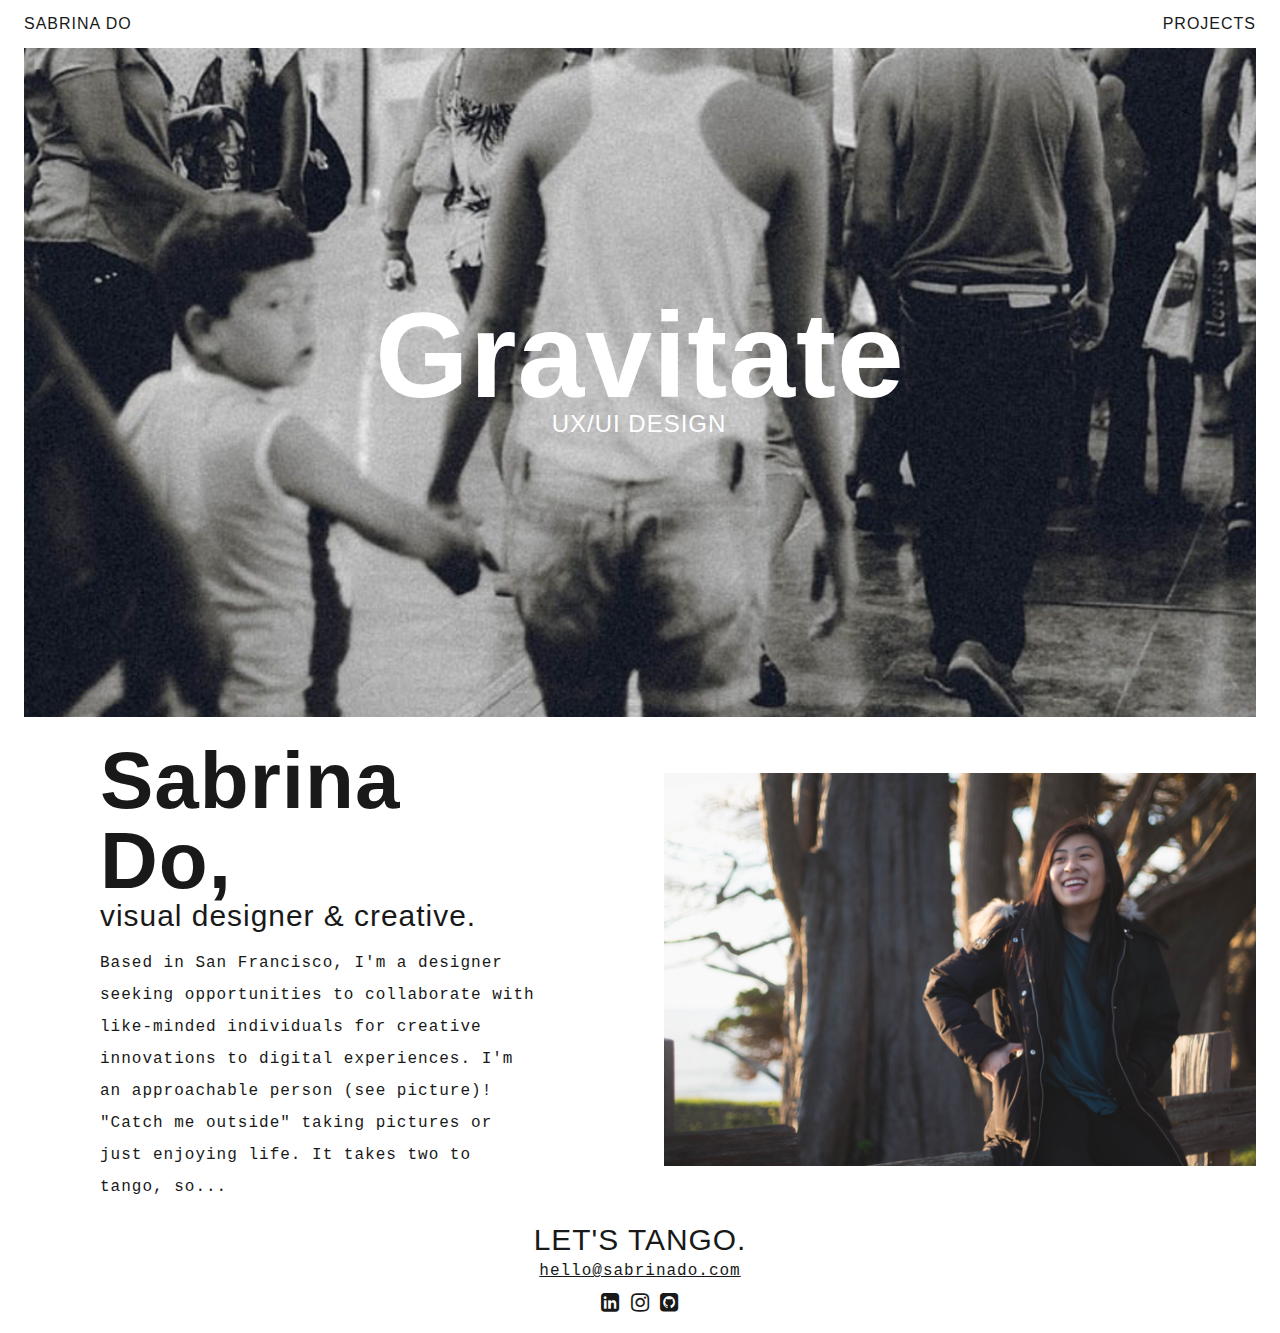
<file: img/work/Sabrina Do _ San Francisco, CA.html>
<!DOCTYPE html>
<!-- saved from url=(0065)file:///Users/sonnydo/Desktop/Portfolio/portfolio/dist/index.html -->
<html><head><meta http-equiv="Content-Type" content="text/html; charset=UTF-8">
	
	<meta name="viewport" content="width=device-width, initial-scale=1, maximum-scale=1, user-scalable=0">
	<title>Sabrina Do | San Francisco, CA</title>
<!--STYLES-->
	<link rel="stylesheet" href="./Sabrina Do _ San Francisco, CA_files/style.css">
<!--FONTS-->
	<link href="./Sabrina Do _ San Francisco, CA_files/css" rel="stylesheet">
</head>
<body>
<!--NAV [START]-->
	<nav>
		<div id="logo"><li><a href="file:///Users/sonnydo/Desktop/Portfolio/portfolio/dist/index.html" class="link">SABRINA DO</a></li></div>
		<div class="nav">
			<li><a href="file:///Users/sonnydo/Desktop/Portfolio/portfolio/dist/index.html#portfolio" class="link">PROJECTS</a></li>
			<div id="drop-outer">	
				<div class="drop-down">
					<a href="file:///Users/sonnydo/Desktop/Portfolio/portfolio/dist/gravitate.html">GRAVITATE</a>
					<a href="file:///Users/sonnydo/Desktop/Portfolio/portfolio/dist/chrisport.html">CHRIS MACIAS</a>
					<a href="file:///Users/sonnydo/Desktop/Portfolio/portfolio/dist/gather.html">GATHER</a>
					<a href="file:///Users/sonnydo/Desktop/Portfolio/portfolio/dist/illiminate.html">ILLIMINATE</a>
					<a href="file:///Users/sonnydo/Desktop/Portfolio/portfolio/dist/meander.html">MEANDER</a>
					<a href="file:///Users/sonnydo/Desktop/Portfolio/portfolio/dist/groove.html">GROOVE</a>
					<a href="file:///Users/sonnydo/Desktop/Portfolio/portfolio/dist/hotdogs.html">HOT DOGS</a>
					<a href="file:///Users/sonnydo/Desktop/Portfolio/portfolio/dist/armin.html">ARMIN</a>
				</div>	
			</div>
		</div>
	</nav>
<!--NAV [END]-->
	<section id="portfolio" class="column-12">
	<div class="container">
	    <div id="purple" class="child-element child1">
	    		<a href="file:///Users/sonnydo/Desktop/Portfolio/portfolio/dist/gravitate.html">
	    			<div class="title">	
	    				<h1>Gravitate</h1>
	    				<h3>UX/UI DESIGN</h3>
<!-- 	    				<img src="../assets/img/gravitate/iphone1.png"> -->
	    			</div>
		        	<img src="./Sabrina Do _ San Francisco, CA_files/gravitate.png" id="hover">
				</a>
			</div>
	    <div id="orange" class="child-element child2">
	    	<a href="file:///Users/sonnydo/Desktop/Portfolio/portfolio/dist/chrisport.html">
	    			<div class="title">	
	    				<h1>Chris Macias</h1>
	    				<h3>DESIGN &amp; DEVELOP</h3>
	    			</div>	    	
		        <img src="./Sabrina Do _ San Francisco, CA_files/chris.png" id="hover">
			</a>
	    </div>
	    <div id="black" class="child-element child3">
	    	<a href="file:///Users/sonnydo/Desktop/Portfolio/portfolio/dist/gather.html">
	    			<div class="title">	
	    				<h1>Gather</h1>
	    				<h3>UX/UI DESIGN</h3>
	    			</div>		   		
		   		<img src="./Sabrina Do _ San Francisco, CA_files/gather.png" id="hover">
			</a>	
	    </div>
	    <div id="green" class="child-element child4">
	    	<a href="file:///Users/sonnydo/Desktop/Portfolio/portfolio/dist/illiminate.html">
	    			<div class="title">	
	    				<h1>Illiminate</h1>
	    				<h3>DESIGN &amp; DEVELOP</h3>
	    			</div>		       
		        <img src="./Sabrina Do _ San Francisco, CA_files/illiminate.png" id="hover">
			</a>
	    </div>
	    <div id="blue" class="child-element child5">
	    	<a href="file:///Users/sonnydo/Desktop/Portfolio/portfolio/dist/meander.html">
	    			<div class="title">	
	    				<h1>Meander</h1>
	    				<h3>LAYOUT DESIGN</h3>
	    			</div>		   
		        <img src="./Sabrina Do _ San Francisco, CA_files/meander.png" id="hover">
			</a>	
	    </div>
	    <div id="red" class="child-element child6">
	    	<a href="file:///Users/sonnydo/Desktop/Portfolio/portfolio/dist/groove.html">
	    			<div class="title">	
	    				<h1>Groove</h1>
	    				<h3>Marketing</h3>
	    			</div>		   
		        <img src="./Sabrina Do _ San Francisco, CA_files/groove.png" id="hover">
			</a>
	    </div>
	    <div id="red" class="child-element child8">
	    	<a href="file:///Users/sonnydo/Desktop/Portfolio/portfolio/dist/hotdogs.html">
	    			<div class="title">	
	    				<h1>Hot Dogs</h1>
	    				<h3>MOTION GRAPHIC</h3>
	    			</div>		   
		        <img src="./Sabrina Do _ San Francisco, CA_files/hotdogs.png" id="hover">
			</a>
	    </div>	    
	    <div id="red" class="child-element child7">
	    	<a href="file:///Users/sonnydo/Desktop/Portfolio/portfolio/dist/armin.html">
	    			<div class="title">	
	    				<h1>Armin<br>Hoffmann</h1>
	    				<h3>GRAPHIC DESIGN</h3>
	    			</div>		   
		        <img src="./Sabrina Do _ San Francisco, CA_files/armin.png" id="hover">
			</a>
	    </div>
	</div>
	</section>
<!--PORTFOLIO [END]-->
<!--ABOUT [START]-->
	<section id="about">
		<div id="text" class="column-6">
			<h1>Sabrina Do,</h1>
			<h2>visual designer &amp; creative.</h2>
			<p>Based in San Francisco, I'm a designer seeking opportunities to collaborate with like-minded individuals for creative innovations to digital experiences. I'm an approachable person (see picture)! "Catch me outside" taking pictures or just enjoying life. It takes two to tango, so...</p>
		</div>
		<div id="box2" class="column-6">
			<img src="./Sabrina Do _ San Francisco, CA_files/me.jpg">
		</div>
	</section>
<!--ABOUT [END]-->

	<footer>
		<div id="footer" class="column-12">
			<h2>LET'S TANGO.</h2>
			<a href="mailto:hello@sabrinado.com" target="_top">hello@sabrinado.com</a>
<!--START SOCIAL MEDIA ICONS-->
			<div class="footer-social-icons">
			    <ul class="social-icons">
			    	<li><a target="_blank" href="https://www.linkedin.com/in/sabrinado" class="social-icon"><i class="fa fa-linkedin-square fa-lg" aria-hidden="true"></i></a></li>
			        <li><a target="_blank" href="https://www.instagram.com/doughs" class="social-icon"> <i class="fa fa-instagram fa-lg"></i></a></li>
			        <li><a target="_blank" href="https://www.github.com/doughs" class="social-icon"><i class="fa fa-github-square fa-lg" aria-hidden="true"></i></a></li>			  
			    </ul>
			</div>
<!--END SOCIAL MEDIA ICONS-->
		</div>
	</footer>
<!--JQUERY/JS-->
	<script async="" src="./Sabrina Do _ San Francisco, CA_files/analytics.js"></script><script src="./Sabrina Do _ San Francisco, CA_files/jquery.min.js"></script>
    <script type="text/javascript" src="./Sabrina Do _ San Francisco, CA_files/scroll.js"></script>
	<script type="text/javascript" src="./Sabrina Do _ San Francisco, CA_files/hScroll.js"></script>
<!--GOOGLE ANALYTICS-->
	<script type="text/javascript" src="./Sabrina Do _ San Francisco, CA_files/google.js"></script>

</body></html>
</file>
<file: img/work/Sabrina Do _ San Francisco, CA_files/style.css>
@import url(https://cdnjs.cloudflare.com/ajax/libs/font-awesome/4.6.3/css/font-awesome.css);@import url(https://cdnjs.cloudflare.com/ajax/libs/font-awesome/4.6.3/css/font-awesome.css);html,body,div,span,applet,object,iframe,h1,h2,h3,h4,h5,h6,p,blockquote,pre,a,abbr,acronym,address,big,cite,code,del,dfn,em,img,ins,kbd,q,s,samp,small,strike,strong,sub,sup,tt,var,b,u,i,center,dl,dt,dd,ol,ul,li,fieldset,form,label,legend,table,caption,tbody,tfoot,thead,tr,th,td,article,aside,canvas,details,embed,figure,figcaption,footer,header,hgroup,menu,nav,output,ruby,section,summary,time,mark,audio,video{margin:0;padding:0;border:0;font:inherit;font-size:100%;vertical-align:baseline}html{line-height:1}ol,ul{list-style:none}table{border-collapse:collapse;border-spacing:0}caption,th,td{text-align:left;font-weight:normal;vertical-align:middle}q,blockquote{quotes:none}q:before,q:after,blockquote:before,blockquote:after{content:"";content:none}a img{border:none}article,aside,details,figcaption,figure,footer,header,hgroup,main,menu,nav,section,summary{display:block}html{background-color:#fff;max-height:100%}body{position:relative;height:100%;margin:0 100px 40px 100px}p{text-align:left;line-height:2}p a{text-decoration:none}a:visited{color:#181918}img{width:100%;max-width:100%;height:auto !important}video{width:100%}#portfolio{height:100%;text-align:center;position:relative;margin:0}.container{white-space:nowrap;overflow-x:scroll;width:100%}.child-element{min-width:100%;height:100%;display:inline-block}.child1,.child2,.child3,.child4,.child5,.child6,.child7,.child8{width:100%;position:relative;overflow:hidden}.child1 .title,.child2 .title,.child3 .title,.child4 .title,.child5 .title,.child6 .title,.child7 .title,.child8 .title{text-align:left;position:absolute;margin:0;top:50%;left:50%;transform:translateY(-50%) translateX(-50%);display:block;font-size:1.5em;color:#fff}.child1 h3,.child2 h3,.child3 h3,.child4 h3,.child5 h3,.child6 h3,.child7 h3,.child8 h3{padding:12px 2px 0 0;text-align:center}.child-element:hover h1{transition:.5s;color:#f7901d}#about{width:100%;height:auto;margin:40px 0 0 0;position:relative;overflow:auto}#about #text{padding:0 100px 0 100px;margin:0;position:absolute;top:50%;transform:translateY(-50%)}#about #text h1,#about #text h2{line-height:1}#about #text p{padding-top:1em}#about #box2{height:100%;float:right;z-index:-1}footer{width:100%;height:20%;bottom:0;text-align:center}footer #footer{margin:0 0 1em 0}footer #footer li{display:inline}footer .footer-social-icons{padding-top:1em}body{font-family:"Inconsolata",monospace,serif;color:#181918;font-size:16px;letter-spacing:1px}nav{font-family:"Karla",sans-serif}h1{font-family:"Karla",sans-serif;font-weight:bold;font-size:5em;line-height:.75}h2{font-family:"Karla",sans-serif;font-size:1.87em;line-height:1.5}h3{font-family:"Karla",sans-serif;font-size:1em;font-decoration:none;line-height:1}footer h1{font-size:1em}footer a{color:#181918}*,*:after,*:before{margin:0;padding:0;-webkit-box-sizing:border-box;-moz-box-sizing:border-box;box-sizing:border-box}.grid{width:100%;margin:0 auto}.grid:after,.row:after{content:"";display:table;clear:both}[class*='column-']{float:left;padding:1.5em;width:100%;min-height:1px}@media only screen and (min-width: 1224px){.wrapper{width:95%;max-width:65em}.column-1{width:8.33333%}.column-2{width:16.66667%}.column-3{width:25%}.column-4{width:33.33333%}.column-5{width:41.66667%}.column-6{width:50%}.column-7{width:58.33333%}.column-8{width:66.66667%}.column-9{width:75%}.column-10{width:83.33333%}.column-11{width:91.66667%}.column-12{width:100%}}html{background-color:#fff;max-height:100%}body{position:relative;height:100%;margin:0}p{text-align:left;line-height:2}p a{text-decoration:none}a:visited{color:#181918}img{width:100%;max-width:100%;height:auto !important}video{width:100%;margin:0}#project_header{width:100%;position:relative;overflow:hidden}#project_header #p_box{position:absolute;margin:0;top:50%;left:50%;transform:translateY(-50%) translateX(-50%);display:block;font-size:1.5em;color:#f7901d}#abstract{width:100%;height:100vh;position:relative;background-color:#f2f1e0}#abstract .intro{width:auto;padding:0 100px 0 100px;margin:0;top:50%;transform:translateY(-50%);position:absolute}#abstract .intro h1{text-align:left;line-height:1.2;color:#fff;transition-timing-function:ease-out;transition:1s}span{color:#f7901d}#abstract:hover h1{transition-timing-function:ease-in;transition:1s;color:#181918}.work{margin:0 0 0 0;max-width:100%;position:relative}.work h2{text-align:center}.work .mocks{width:auto;height:100%;margin:5%}#info{width:100%;height:300px;margin-top:-3px;position:relative;background-color:#f7901d;color:#fff}.wrap{margin:0;position:absolute;top:50%;left:50%;transform:translateY(-50%) translateX(-50%);font-size:1.5em}.wrap p{padding:0}.links{width:100%}#link{position:relative;width:100%;height:100px;background-color:#fff;text-align:center;text-decoration:none;transition-timing-function:ease-out;transition:.2s}#link a{position:absolute;margin:0;top:50%;left:50%;transform:translateX(-50%) translateY(-50%);color:#f7901d}#left_link{position:relative;height:100px;background-color:#fff;text-align:center;text-decoration:none;transition-timing-function:ease-out;transition:.2s}#left_link a{position:absolute;margin:0;top:50%;left:50%;transform:translateX(-50%) translateY(-50%);color:#f7901d}#right_link{height:100px;position:relative;background-color:#fff;text-align:center;text-decoration:none;transition-timing-function:ease-out;transition:.2s}#right_link a{position:absolute;margin:0;top:50%;left:50%;transform:translateX(-50%) translateY(-50%);color:#f7901d}#link:hover{transition:.5s;background-color:#181918}#link:hover a{color:#fff}#left_link:hover{transition:.5s;background-color:#181918}#left_link:hover a{color:#fff}#right_link:hover{transition:.5s;background-color:#181918}#right_link:hover a{color:#fff}#graphics p{padding:0;text-align:center}footer{width:100%;height:20%;bottom:0;text-align:center}footer #footer{margin:0 0 1em 0}footer #footer li{display:inline}footer #footer .footer-social-icons{padding-top:1em}nav{padding:1em 1.5em 1em 1.5em;width:100%;z-index:10000000;position:absolute;background-color:#fff}nav .nav{float:right}nav .nav li{display:inline-block;margin-left:20px}nav .nav li a{text-decoration:none;color:#181918}nav #logo{float:left}nav #logo li{display:block}nav #logo a{text-decoration:none;color:#181918}.nav a:hover,a:hover,#logo:hover a{transition:.25s;color:#f7901d}#drop-outer{position:relative;display:inline-block}.drop-down{display:none;position:absolute;background-color:#fff;min-width:200px;box-shadow:0px 8px 16px 0px rgba(0,0,0,0.2);z-index:999}.drop-down a{color:black;padding:12px 16px;text-decoration:none;display:block}.drop-down:hover,#drop-outer{display:block}.box{width:100%;position:relative;overflow:hidden}.hover{position:absolute;top:0;left:-100%;width:50%;height:100%;padding-left:1em;background-color:#fff;transition:.5s}.hover h3{padding:0;margin-left:0;top:50%;transform:translateY(-50%);position:absolute;text-align:left;color:#f7901d}.box:hover .hover{left:0}
</file>
